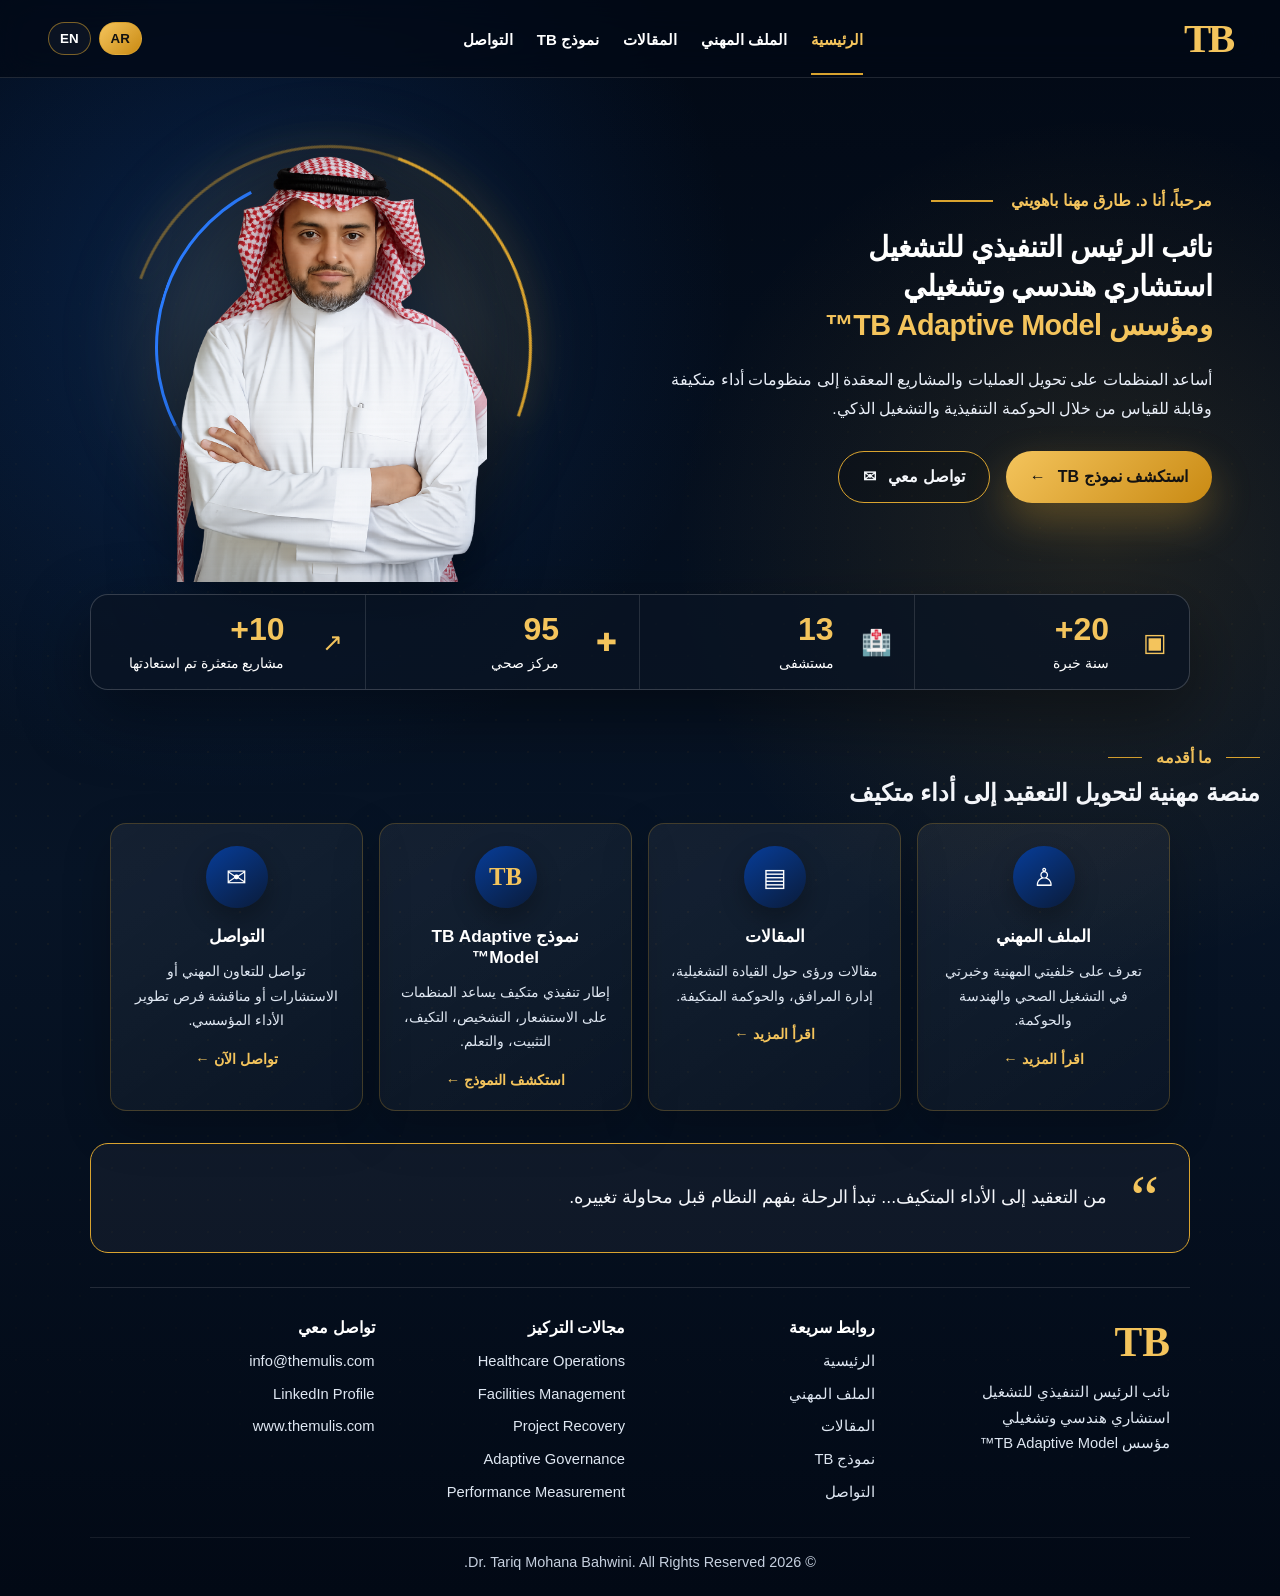
<file: index.html>
<!DOCTYPE html><html lang="ar" dir="rtl"><head><meta charset="UTF-8"/><meta name="viewport" content="width=device-width, initial-scale=1.0"/><title>Dr. Tariq Mohana Bahwini | TB Adaptive Model</title><link rel="stylesheet" href="styles.css"/></head><body><main class="site-shell">
<header class="navbar">
  <a class="logo" href="index.html">TB</a>
  <button class="menu-btn" aria-label="Open Menu">☰</button>
  <nav class="nav-links"><a class=active href="index.html" data-i18n="navHome"></a><a  href="about.html" data-i18n="navProfile"></a><a  href="articles.html" data-i18n="navArticles"></a><a  href="tb-model.html" data-i18n="navModel"></a><a  href="contact.html" data-i18n="navContact"></a></nav>
  <div class="lang"><button data-lang-btn="ar">AR</button><button data-lang-btn="en">EN</button></div>
</header>
<section id="home" class="hero"><div class="hero-content"><p class="hello" data-i18n="hello"></p><h1 data-i18n="heroTitle"></h1><p class="hero-text" data-i18n="heroText"></p><div class="hero-actions"><a href="tb-model.html" class="btn primary" data-i18n="explore"></a><a href="contact.html" class="btn secondary" data-i18n="contactMe"></a></div></div><div class="portrait-area"><div class="orbit orbit-one"></div><div class="orbit orbit-two"></div><div class="portrait-card"><img src="assets/portrait.png" alt="Dr. Tariq Mohana Bahwini" onerror="this.style.display='none'; this.parentElement.classList.add('no-image')" /><div class="portrait-fallback">TB</div></div></div></section>
<section class="stats"><article><span class="stat-icon">▣</span><strong>20+</strong><p data-i18n="stat1"></p></article><article><span class="stat-icon">🏥</span><strong>13</strong><p data-i18n="stat2"></p></article><article><span class="stat-icon">✚</span><strong>95</strong><p data-i18n="stat3"></p></article><article><span class="stat-icon">↗</span><strong>10+</strong><p data-i18n="stat4"></p></article></section>
<section class="section-title"><p data-i18n="what"></p><h2 data-i18n="platform"></h2></section>
<section class="cards"><a class="card" href="about.html"><div class="card-icon">♙</div><h3 data-i18n="profileTitle"></h3><p data-i18n="profileDesc"></p><b data-i18n="readMore"></b></a><a class="card" href="articles.html"><div class="card-icon">▤</div><h3 data-i18n="articlesTitle"></h3><p data-i18n="articlesDesc"></p><b data-i18n="readMore"></b></a><a class="card" href="tb-model.html"><div class="card-icon tb">TB</div><h3 data-i18n="modelTitle"></h3><p data-i18n="modelDesc"></p><b data-i18n="exploreModel"></b></a><a class="card" href="contact.html"><div class="card-icon">✉</div><h3 data-i18n="contactTitle"></h3><p data-i18n="contactDesc"></p><b data-i18n="getTouch"></b></a></section>
<section class="quote"><span>“</span><p data-i18n="quote"></p></section>
<footer class="footer">
  <div class="footer-brand"><div class="footer-logo">TB</div><p data-i18n="footerBio"></p></div>
  <div><h4 data-i18n="footerQuick"></h4><a href="index.html" data-i18n="navHome"></a><a href="about.html" data-i18n="navProfile"></a><a href="articles.html" data-i18n="navArticles"></a><a href="tb-model.html" data-i18n="navModel"></a><a href="contact.html" data-i18n="navContact"></a></div>
  <div><h4 data-i18n="footerFocus"></h4><a>Healthcare Operations</a><a>Facilities Management</a><a>Project Recovery</a><a>Adaptive Governance</a><a>Performance Measurement</a></div>
  <div><h4 data-i18n="footerContact"></h4><a href="mailto:info@themulis.com">info@themulis.com</a><a href="https://www.linkedin.com/in/tariq-bahwini" target="_blank" rel="noreferrer">LinkedIn Profile</a><a href="https://www.themulis.com">www.themulis.com</a></div>
</footer>
<div class="copyright">© 2026 Dr. Tariq Mohana Bahwini. All Rights Reserved.</div>
</main><script src="script.js"></script></body></html>
</file>
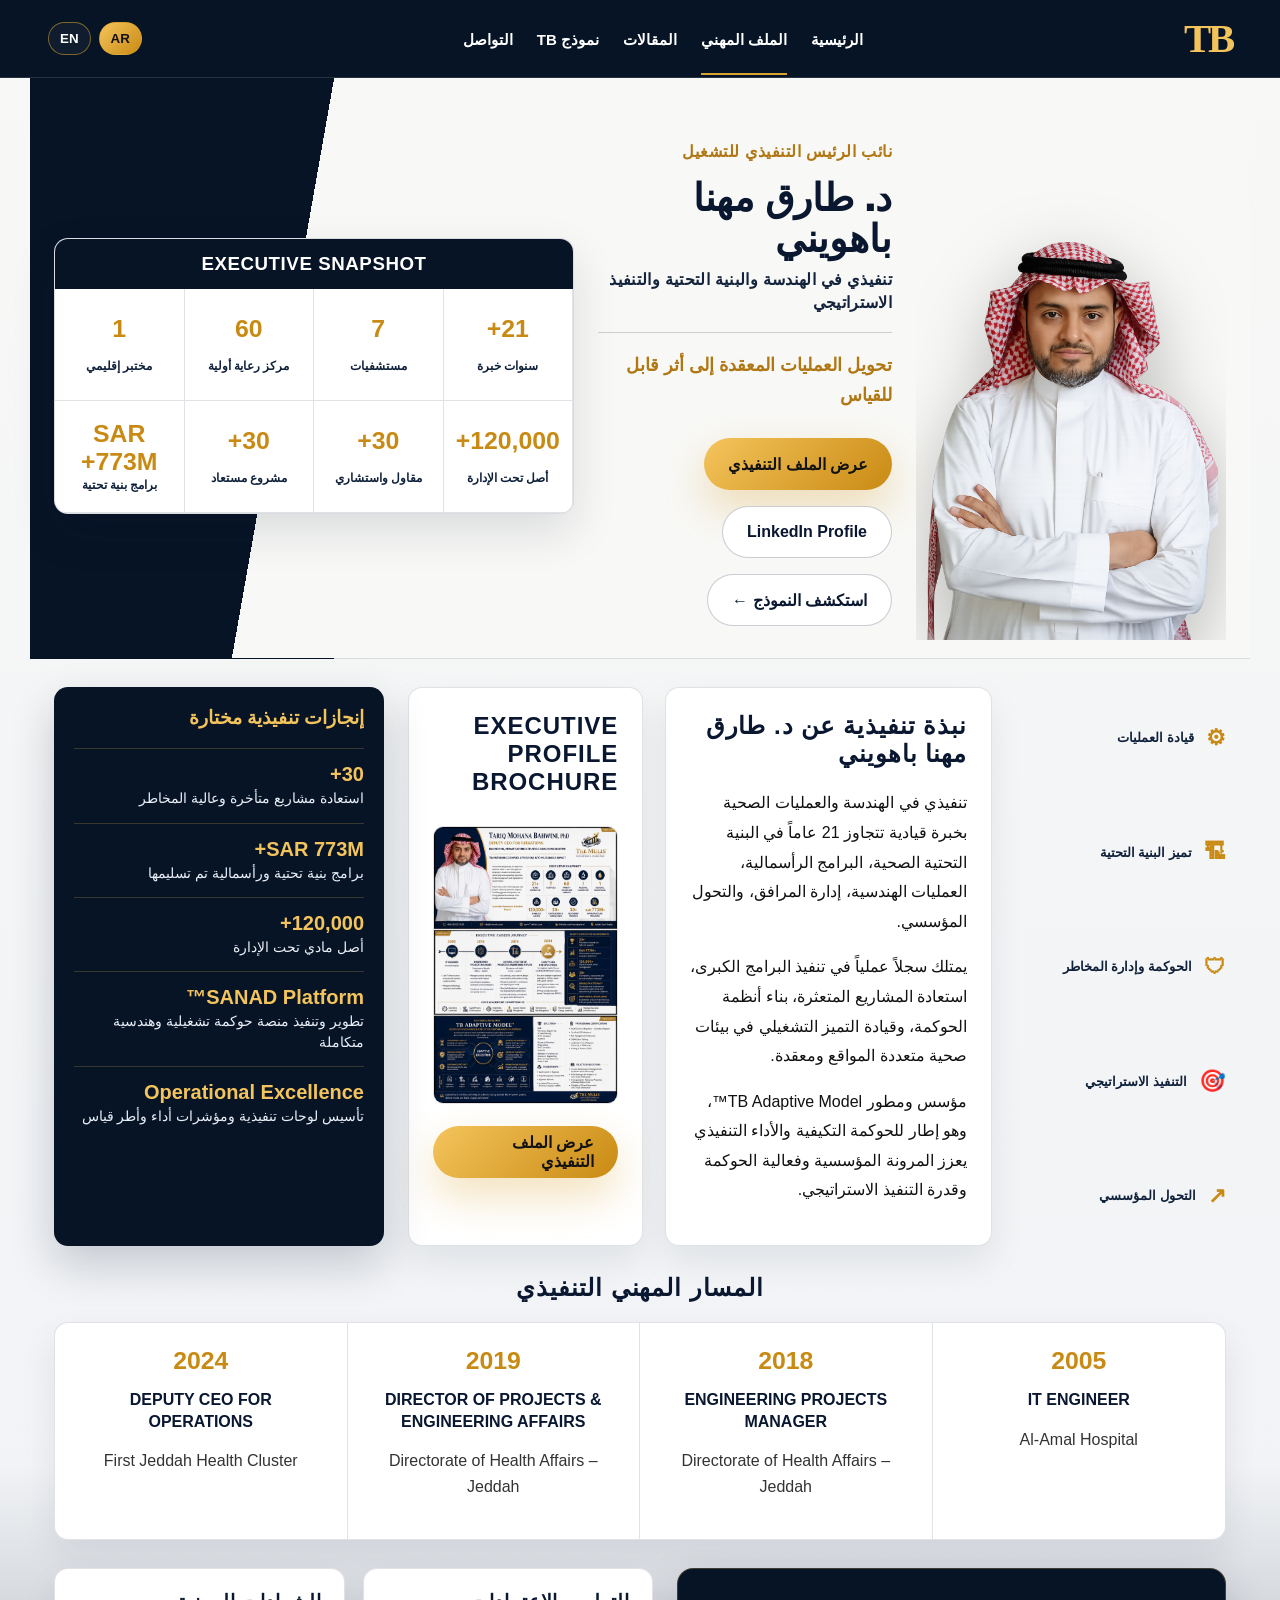
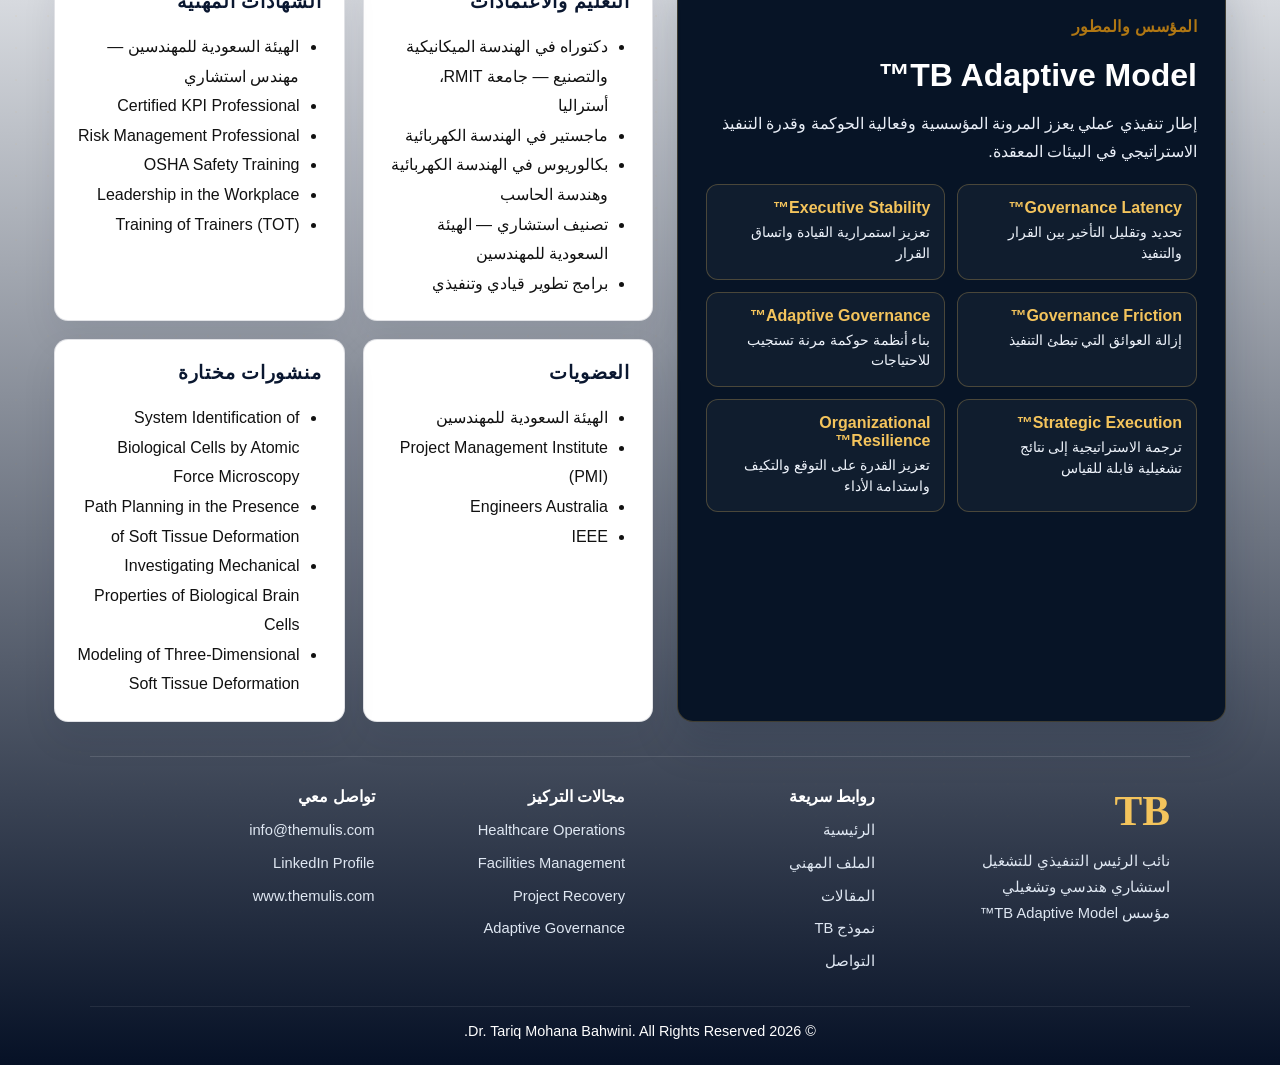
<file: about.html>
<!DOCTYPE html>
<html lang="ar" dir="rtl">
<head>
  <meta charset="UTF-8"/>
  <meta name="viewport" content="width=device-width, initial-scale=1.0"/>
  <title>Professional Profile | Dr. Tariq Bahwini</title>
  <meta name="description" content="Executive professional profile of Dr. Tariq Mohana Bahwini, Deputy CEO for Operations and founder of TB Adaptive Model."/>
  <link rel="stylesheet" href="styles.css"/>
</head>
<body>
<main class="site-shell profile-page">
<header class="navbar"><a class="logo" href="index.html">TB</a><button class="menu-btn" aria-label="Open Menu">☰</button><nav class="nav-links"><a href="index.html" data-i18n="navHome"></a><a class="active" href="about.html" data-i18n="navProfile"></a><a href="articles.html" data-i18n="navArticles"></a><a href="tb-model.html" data-i18n="navModel"></a><a href="contact.html" data-i18n="navContact"></a></nav><div class="lang"><button data-lang-btn="ar">AR</button><button data-lang-btn="en">EN</button></div></header>

<section class="cv-hero">
  <div class="cv-portrait-wrap"><img src="assets/portrait.png" alt="Dr. Tariq Mohana Bahwini"/></div>
  <div class="cv-hero-text">
    <p class="eyebrow" data-i18n="cvRoleSmall"></p>
    <h1 data-i18n="cvName"></h1>
    <h2 data-i18n="cvHeroTitle"></h2>
    <p class="impact" data-i18n="cvImpact"></p>
    <div class="hero-actions">
      <a class="btn primary" href="assets/executive-profile-brochure.jpeg" target="_blank" data-i18n="viewProfileBrochure"></a>
      <a class="btn secondary" href="https://www.linkedin.com/in/tariq-bahwini" target="_blank" rel="noreferrer" data-i18n="linkedinProfile"></a>
      <a class="btn secondary" href="tb-model.html" data-i18n="exploreModel"></a>
    </div>
  </div>
  <div class="snapshot-panel">
    <h3 data-i18n="executiveSnapshot"></h3>
    <div class="snapshot-grid">
      <article><b>21+</b><span data-i18n="snapYears"></span></article>
      <article><b>7</b><span data-i18n="snapHospitals"></span></article>
      <article><b>60</b><span data-i18n="snapPHC"></span></article>
      <article><b>1</b><span data-i18n="snapLab"></span></article>
      <article><b>120,000+</b><span data-i18n="snapAssets"></span></article>
      <article><b>30+</b><span data-i18n="snapContractors"></span></article>
      <article><b>30+</b><span data-i18n="snapRecovered"></span></article>
      <article><b>SAR 773M+</b><span data-i18n="snapInfra"></span></article>
    </div>
  </div>
</section>

<section class="profile-layout">
  <aside class="side-competencies">
    <div><span>⚙</span><p data-i18n="sideOps"></p></div>
    <div><span>🏗</span><p data-i18n="sideInfra"></p></div>
    <div><span>🛡</span><p data-i18n="sideGovernance"></p></div>
    <div><span>🎯</span><p data-i18n="sideStrategic"></p></div>
    <div><span>↗</span><p data-i18n="sideTransformation"></p></div>
  </aside>

  <section class="profile-main">
    <div class="profile-card about-summary">
      <h2 data-i18n="aboutTariq"></h2>
      <p data-i18n="aboutP1"></p>
      <p data-i18n="aboutP2"></p>
      <p data-i18n="aboutP3"></p>
    </div>
    <div class="profile-card brochure-card">
      <h2 data-i18n="executiveProfileBrochure"></h2>
      <img src="assets/executive-profile-brochure.jpeg" alt="Executive Profile Brochure"/>
      <a class="btn primary" href="assets/executive-profile-brochure.jpeg" target="_blank" data-i18n="viewProfileBrochure"></a>
    </div>
  </section>

  <aside class="achievement-panel">
    <h3 data-i18n="selectedAchievements"></h3>
    <div class="achievement"><b>30+</b><span data-i18n="achRecovered"></span></div>
    <div class="achievement"><b>SAR 773M+</b><span data-i18n="achInfra"></span></div>
    <div class="achievement"><b>120,000+</b><span data-i18n="achAssets"></span></div>
    <div class="achievement"><b>SANAD Platform™</b><span data-i18n="achSanad"></span></div>
    <div class="achievement"><b>Operational Excellence</b><span data-i18n="achOperational"></span></div>
  </aside>
</section>

<section class="career-section">
  <h2 data-i18n="careerJourney"></h2>
  <div class="career-line">
    <article><b>2005</b><span>IT Engineer</span><p>Al-Amal Hospital</p></article>
    <article><b>2018</b><span>Engineering Projects Manager</span><p>Directorate of Health Affairs – Jeddah</p></article>
    <article><b>2019</b><span>Director of Projects & Engineering Affairs</span><p>Directorate of Health Affairs – Jeddah</p></article>
    <article><b>2024</b><span>Deputy CEO for Operations</span><p>First Jeddah Health Cluster</p></article>
  </div>
</section>

<section class="tb-profile-section">
  <div class="tb-core-card">
    <p class="eyebrow" data-i18n="founderDeveloper"></p>
    <h2>TB Adaptive Model™</h2>
    <p data-i18n="tbProfileDesc"></p>
    <div class="tb-concepts">
      <article><b>Governance Latency™</b><span data-i18n="tbLatency"></span></article>
      <article><b>Executive Stability™</b><span data-i18n="tbStability"></span></article>
      <article><b>Governance Friction™</b><span data-i18n="tbFriction"></span></article>
      <article><b>Adaptive Governance™</b><span data-i18n="tbAdaptiveGov"></span></article>
      <article><b>Strategic Execution™</b><span data-i18n="tbExecution"></span></article>
      <article><b>Organizational Resilience™</b><span data-i18n="tbResilience"></span></article>
    </div>
  </div>
  <div class="credentials-grid">
    <div class="profile-card"><h3 data-i18n="education"></h3><ul data-i18n="eduList"></ul></div>
    <div class="profile-card"><h3 data-i18n="certifications"></h3><ul data-i18n="certList"></ul></div>
    <div class="profile-card"><h3 data-i18n="memberships"></h3><ul data-i18n="memberList"></ul></div>
    <div class="profile-card"><h3 data-i18n="selectedPublications"></h3><ul data-i18n="publicationList"></ul></div>
  </div>
</section>

<footer class="footer"><div class="footer-brand"><div class="footer-logo">TB</div><p data-i18n="footerBio"></p></div><div><h4 data-i18n="footerQuick"></h4><a href="index.html" data-i18n="navHome"></a><a href="about.html" data-i18n="navProfile"></a><a href="articles.html" data-i18n="navArticles"></a><a href="tb-model.html" data-i18n="navModel"></a><a href="contact.html" data-i18n="navContact"></a></div><div><h4 data-i18n="footerFocus"></h4><a>Healthcare Operations</a><a>Facilities Management</a><a>Project Recovery</a><a>Adaptive Governance</a></div><div><h4 data-i18n="footerContact"></h4><a href="mailto:info@themulis.com">info@themulis.com</a><a href="https://www.linkedin.com/in/tariq-bahwini" target="_blank">LinkedIn Profile</a><a href="https://www.themulis.com">www.themulis.com</a></div></footer>
<div class="copyright">© 2026 Dr. Tariq Mohana Bahwini. All Rights Reserved.</div>
</main><script src="script.js"></script></body></html>
</file>
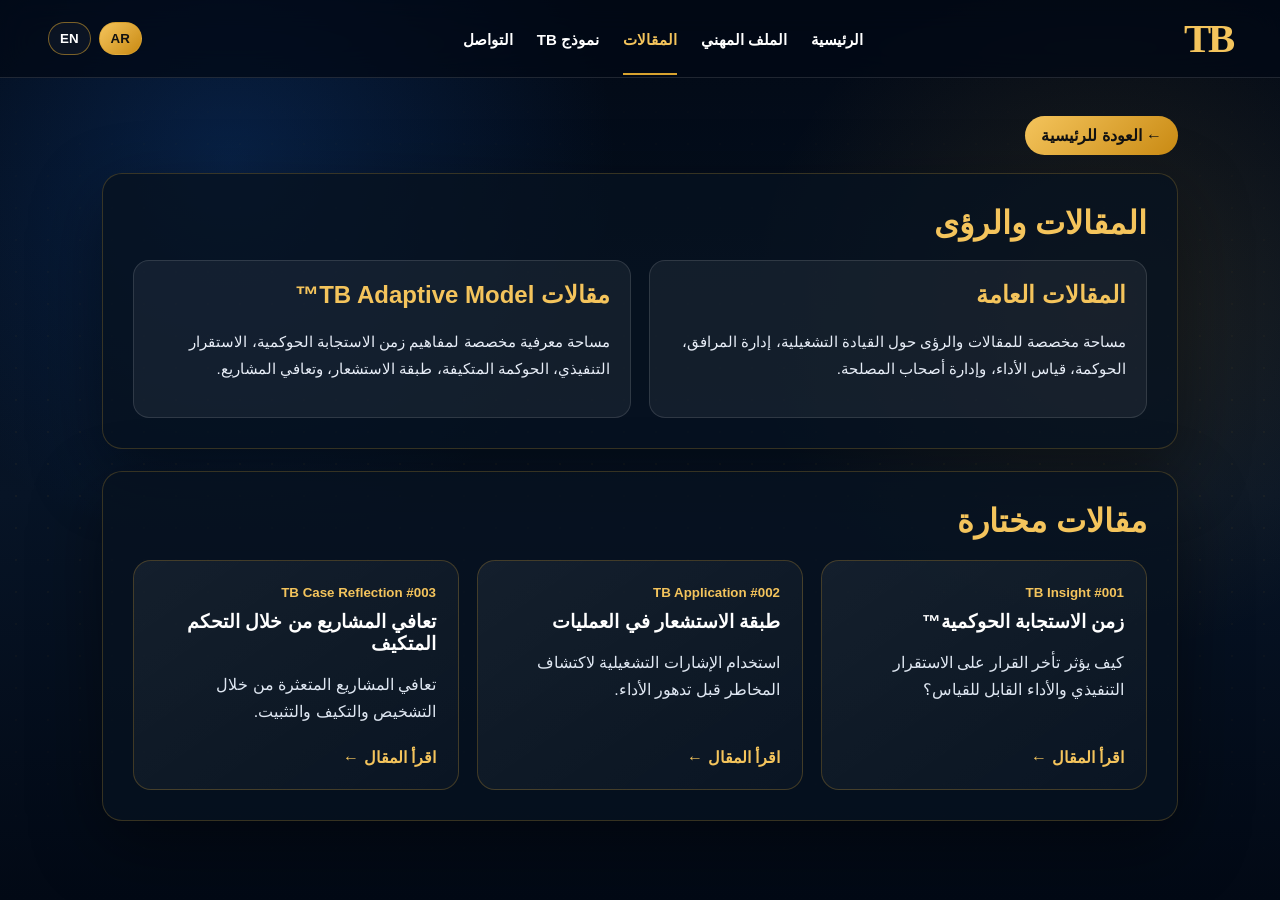
<file: articles.html>
<!DOCTYPE html><html lang="ar" dir="rtl"><head><meta charset="UTF-8"/><meta name="viewport" content="width=device-width, initial-scale=1.0"/><title>Articles | Dr. Tariq Bahwini</title><link rel="stylesheet" href="styles.css"/></head><body><main class="site-shell"><header class="navbar"><a class="logo" href="index.html">TB</a><button class="menu-btn" aria-label="Open Menu">☰</button><nav class="nav-links"><a  href="index.html" data-i18n="navHome"></a><a  href="about.html" data-i18n="navProfile"></a><a class=active href="articles.html" data-i18n="navArticles"></a><a  href="tb-model.html" data-i18n="navModel"></a><a  href="contact.html" data-i18n="navContact"></a></nav><div class="lang"><button data-lang-btn="ar">AR</button><button data-lang-btn="en">EN</button></div></header><section class="inner-page"><a class="back" href="index.html" data-i18n="back"></a><div class="inner-card"><h1 data-i18n="articlesH1"></h1><div class="inner-grid"><div class="info-box"><h2 data-i18n="generalArticles"></h2><p data-i18n="generalArticlesText"></p></div><div class="info-box"><h2 data-i18n="tbArticles"></h2><p data-i18n="tbArticlesText"></p></div></div></div><div class="inner-card"><h1 data-i18n="featuredArticles"></h1><div class="article-index"><article class="article-card"><div><small>TB Insight #001</small><h3 data-i18n="a1Title"></h3><p data-i18n="a1Desc"></p></div><a href="articles/governance-latency.html" data-i18n="readArticle"></a></article><article class="article-card"><div><small>TB Application #002</small><h3 data-i18n="a2Title"></h3><p data-i18n="a2Desc"></p></div><a href="articles/sensing-layer.html" data-i18n="readArticle"></a></article><article class="article-card"><div><small>TB Case Reflection #003</small><h3 data-i18n="a3Title"></h3><p data-i18n="a3Desc"></p></div><a href="articles/project-recovery.html" data-i18n="readArticle"></a></article></div></div></section></main><script src="script.js"></script></body></html>
</file>
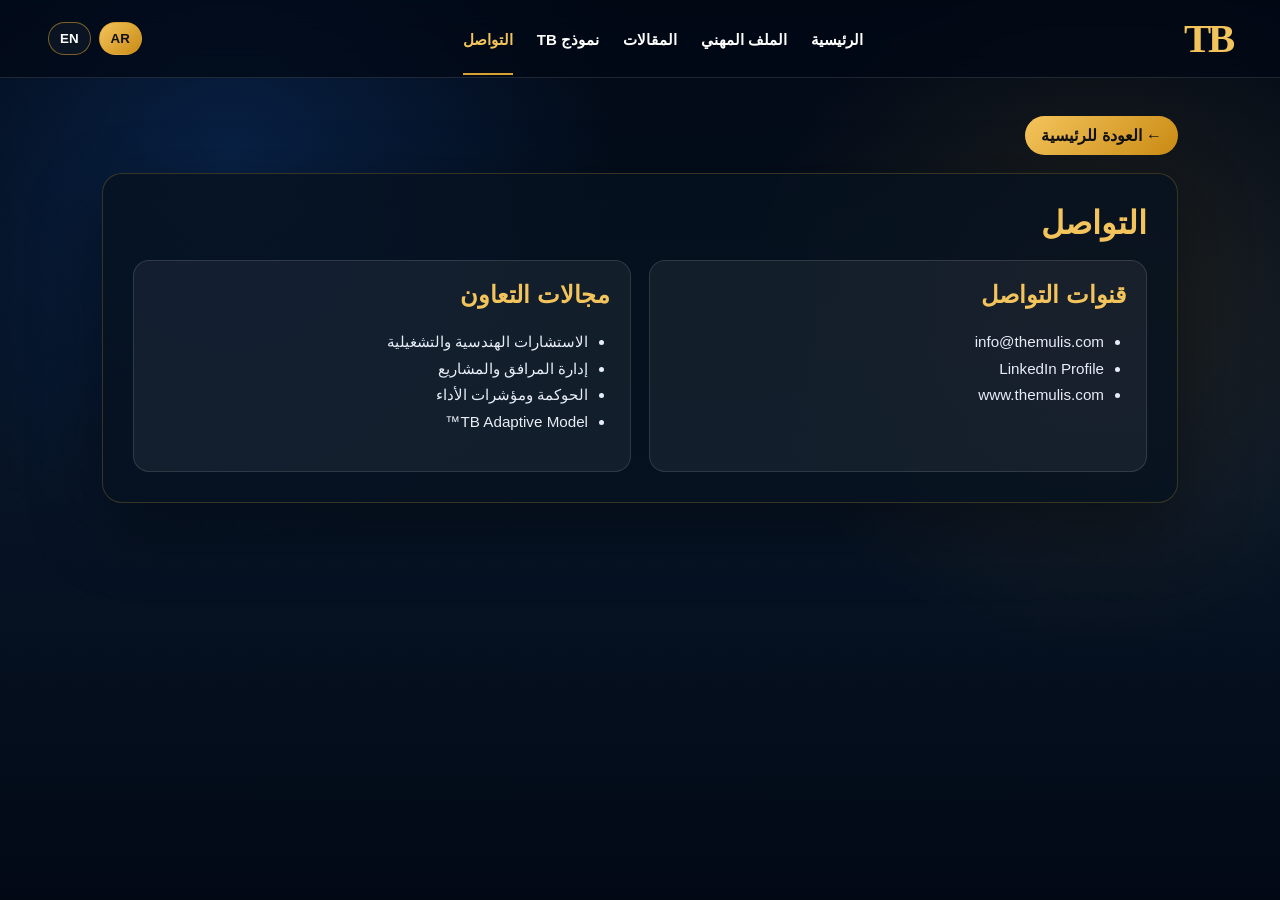
<file: contact.html>
<!DOCTYPE html><html lang="ar" dir="rtl"><head><meta charset="UTF-8"/><meta name="viewport" content="width=device-width, initial-scale=1.0"/><title>Contact | Dr. Tariq Bahwini</title><link rel="stylesheet" href="styles.css"/></head><body><main class="site-shell"><header class="navbar"><a class="logo" href="index.html">TB</a><button class="menu-btn" aria-label="Open Menu">☰</button><nav class="nav-links"><a  href="index.html" data-i18n="navHome"></a><a  href="about.html" data-i18n="navProfile"></a><a  href="articles.html" data-i18n="navArticles"></a><a  href="tb-model.html" data-i18n="navModel"></a><a class=active href="contact.html" data-i18n="navContact"></a></nav><div class="lang"><button data-lang-btn="ar">AR</button><button data-lang-btn="en">EN</button></div></header><section class="inner-page"><a class="back" href="index.html" data-i18n="back"></a><div class="inner-card"><h1 data-i18n="contactH1"></h1><div class="inner-grid"><div class="info-box"><h2 data-i18n="channels"></h2><ul><li><a href="mailto:info@themulis.com">info@themulis.com</a></li><li><a href="https://www.linkedin.com/in/tariq-bahwini" target="_blank" rel="noreferrer">LinkedIn Profile</a></li><li><a href="https://www.themulis.com">www.themulis.com</a></li></ul></div><div class="info-box"><h2 data-i18n="collab"></h2><ul data-i18n="collabList"></ul></div></div></div></section></main><script src="script.js"></script></body></html>
</file>
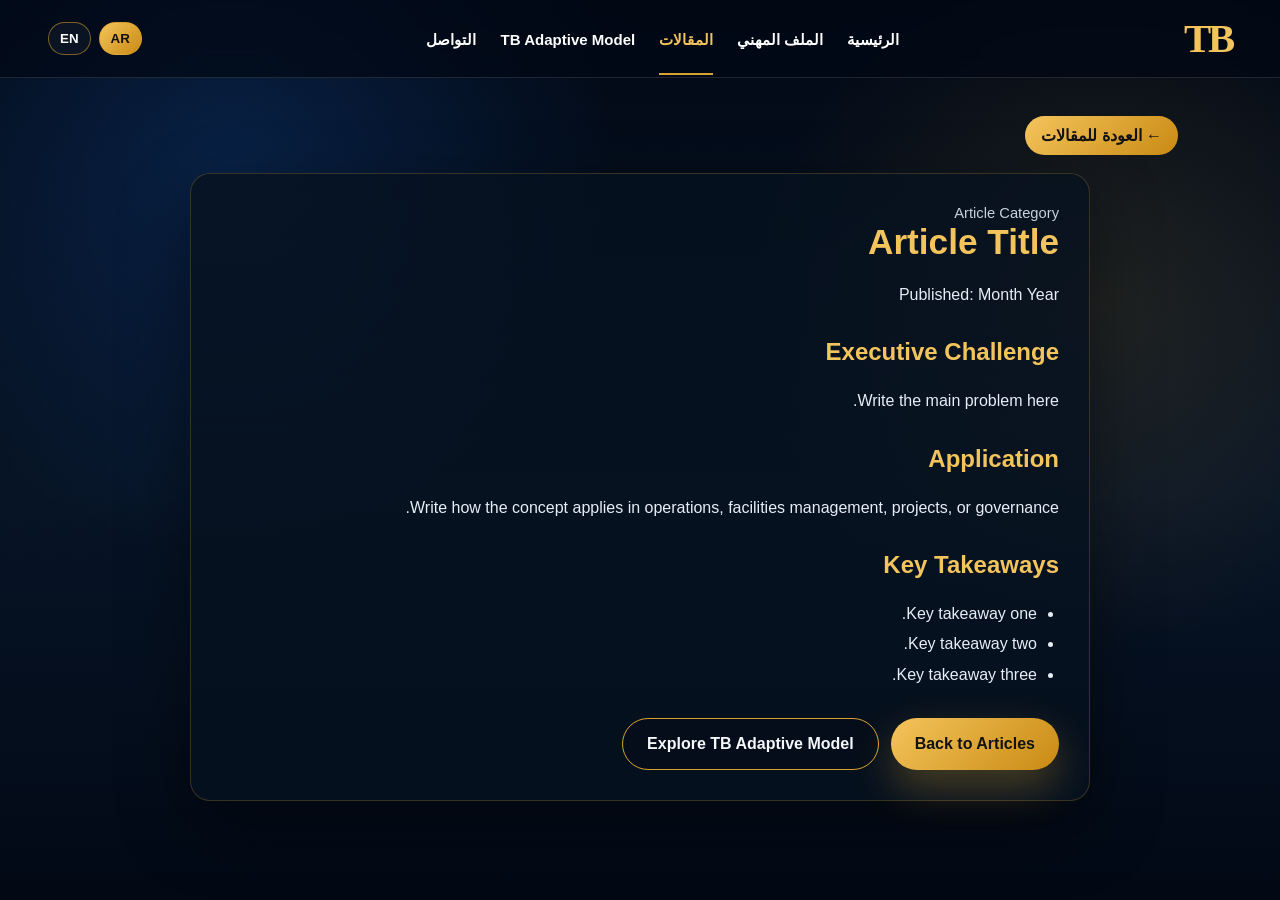
<file: governance-latency.html>
<!DOCTYPE html>
<html lang="ar" dir="rtl">
<head>
  <meta charset="UTF-8"/>
  <meta name="viewport" content="width=device-width, initial-scale=1.0"/>
  <title>Article Title | Dr. Tariq Bahwini</title>
  <link rel="stylesheet" href="../styles.css"/>
</head>
<body>
<main class="site-shell">
<header class="navbar">
  <a class="logo" href="../index.html">TB</a>
  <button class="menu-btn" aria-label="Open Menu">☰</button>
  <nav class="nav-links">
    <a href="../index.html">الرئيسية</a>
    <a href="../about.html">الملف المهني</a>
    <a class="active" href="../articles.html">المقالات</a>
    <a href="../tb-model.html">TB Adaptive Model</a>
    <a href="../contact.html">التواصل</a>
  </nav>
  <div class="lang"><button data-lang-btn="ar">AR</button><button data-lang-btn="en">EN</button></div>
</header>

<section class="inner-page">
  <a class="back" href="../articles.html">← العودة للمقالات</a>

  <article class="inner-card article-body">
    <small class="article-meta">Article Category</small>
    <h1>Article Title</h1>
    <p class="article-meta">Published: Month Year</p>

    <h2>Executive Challenge</h2>
    <p>Write the main problem here.</p>

    <h2>Application</h2>
    <p>Write how the concept applies in operations, facilities management, projects, or governance.</p>

    <h2>Key Takeaways</h2>
    <ul>
      <li>Key takeaway one.</li>
      <li>Key takeaway two.</li>
      <li>Key takeaway three.</li>
    </ul>

    <div class="article-actions">
      <a class="btn primary" href="../articles.html">Back to Articles</a>
      <a class="btn secondary" href="../tb-model.html">Explore TB Adaptive Model</a>
    </div>
  </article>
</section>
</main>
<script src="../script.js"></script>
</body>
</html>
</file>
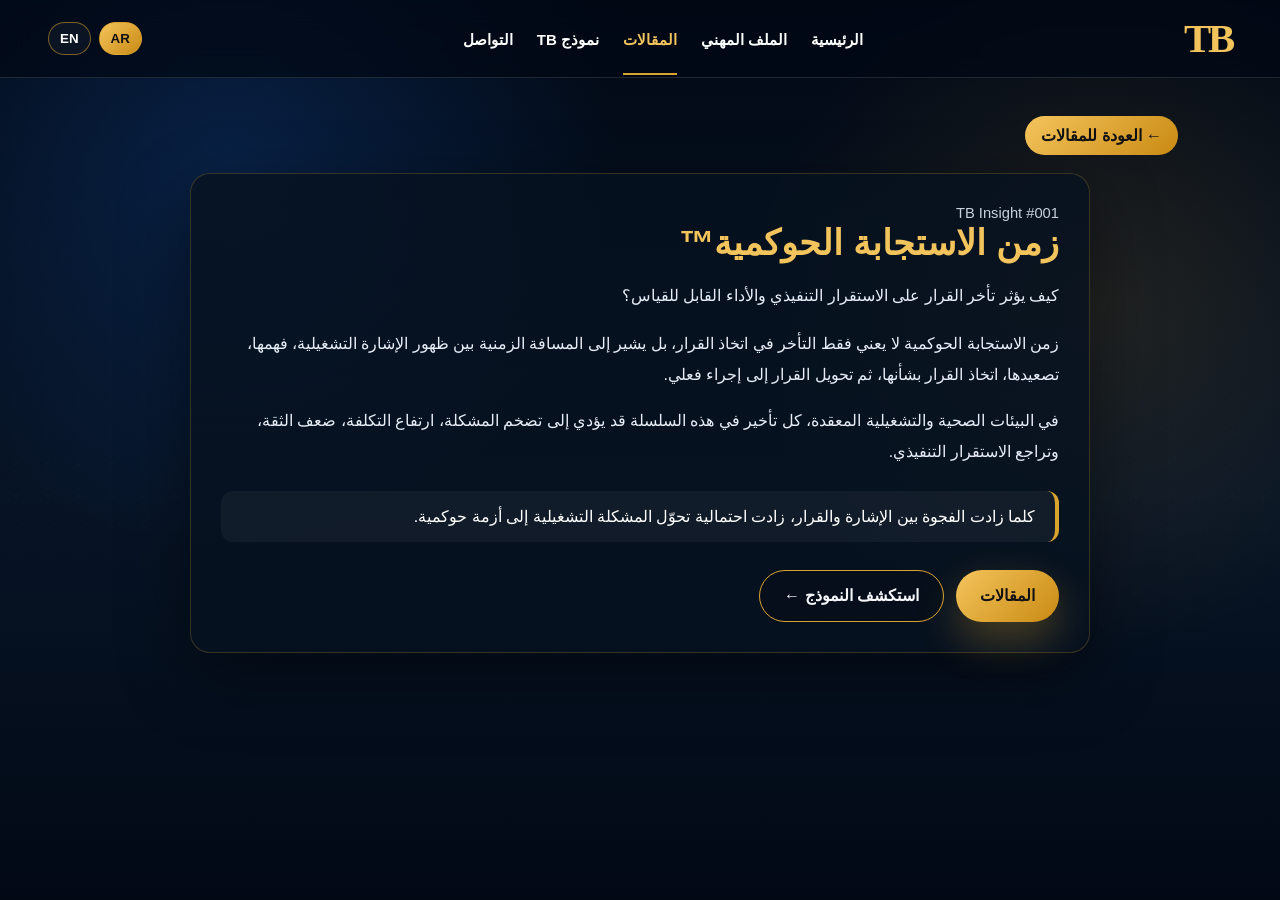
<file: project-recovery.html>
<!DOCTYPE html><html lang="ar" dir="rtl"><head><meta charset="UTF-8"/><meta name="viewport" content="width=device-width, initial-scale=1.0"/><title>Article | Dr. Tariq Bahwini</title><link rel="stylesheet" href="../styles.css"/></head><body><main class="site-shell"><header class="navbar"><a class="logo" href="../index.html">TB</a><button class="menu-btn" aria-label="Open Menu">☰</button><nav class="nav-links"><a href="../index.html" data-i18n="navHome"></a><a href="../about.html" data-i18n="navProfile"></a><a class="active" href="../articles.html" data-i18n="navArticles"></a><a href="../tb-model.html" data-i18n="navModel"></a><a href="../contact.html" data-i18n="navContact"></a></nav><div class="lang"><button data-lang-btn="ar">AR</button><button data-lang-btn="en">EN</button></div></header><section class="inner-page"><a class="back" href="../articles.html" data-i18n="articleBack"></a><article class="inner-card article-body"><small class="article-meta">TB Insight #001</small><h1 data-i18n="govTitle"></h1><p class="article-meta" data-i18n="govSubtitle"></p><div data-i18n="govBody"></div><div class="article-actions"><a class="btn primary" href="../articles.html" data-i18n="navArticles"></a><a class="btn secondary" href="../tb-model.html" data-i18n="exploreModel"></a></div></article></section></main><script src="../script.js"></script></body></html>
</file>
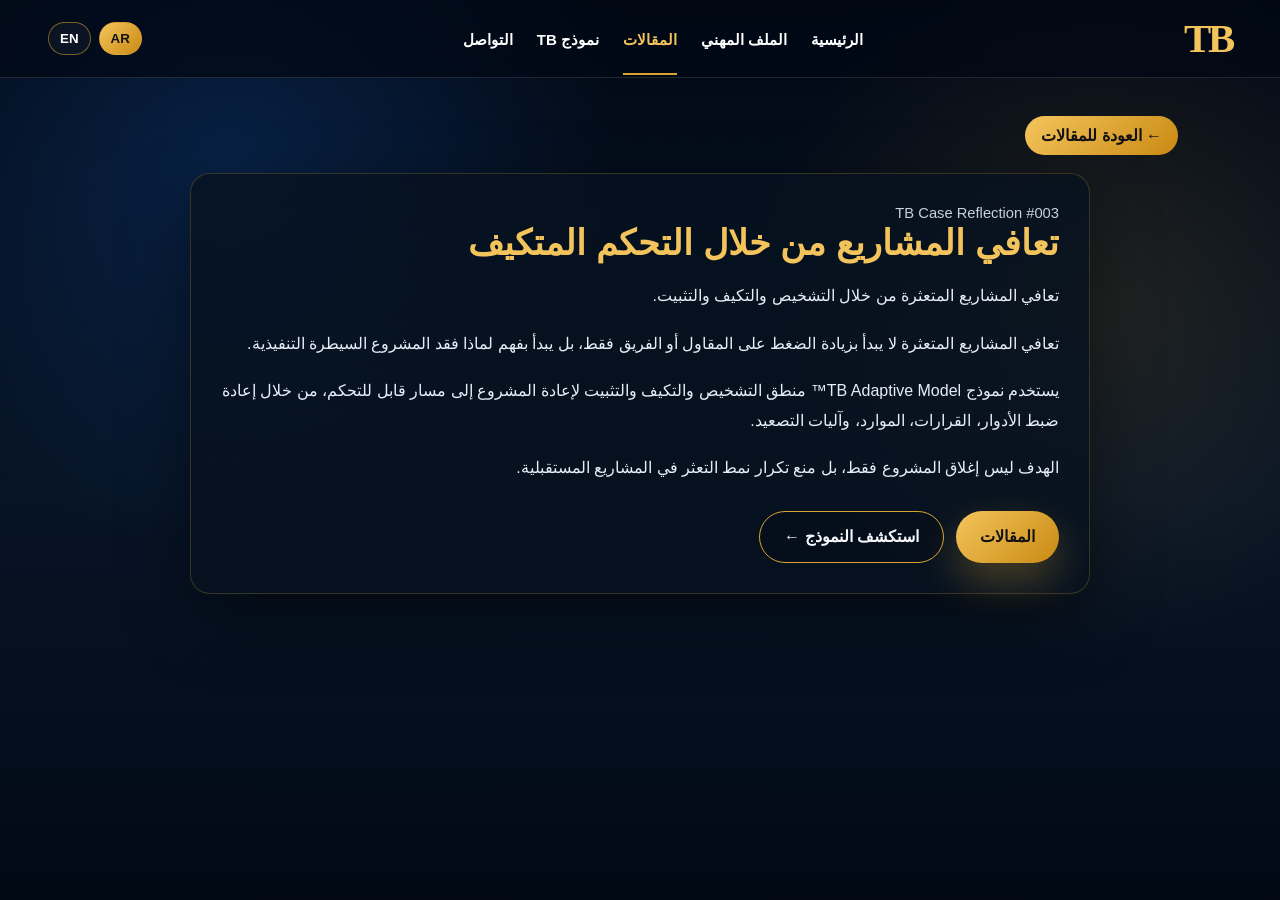
<file: sensing-layer.html>
<!DOCTYPE html><html lang="ar" dir="rtl"><head><meta charset="UTF-8"/><meta name="viewport" content="width=device-width, initial-scale=1.0"/><title>Article | Dr. Tariq Bahwini</title><link rel="stylesheet" href="../styles.css"/></head><body><main class="site-shell"><header class="navbar"><a class="logo" href="../index.html">TB</a><button class="menu-btn" aria-label="Open Menu">☰</button><nav class="nav-links"><a href="../index.html" data-i18n="navHome"></a><a href="../about.html" data-i18n="navProfile"></a><a class="active" href="../articles.html" data-i18n="navArticles"></a><a href="../tb-model.html" data-i18n="navModel"></a><a href="../contact.html" data-i18n="navContact"></a></nav><div class="lang"><button data-lang-btn="ar">AR</button><button data-lang-btn="en">EN</button></div></header><section class="inner-page"><a class="back" href="../articles.html" data-i18n="articleBack"></a><article class="inner-card article-body"><small class="article-meta">TB Case Reflection #003</small><h1 data-i18n="recTitle"></h1><p class="article-meta" data-i18n="recSubtitle"></p><div data-i18n="recBody"></div><div class="article-actions"><a class="btn primary" href="../articles.html" data-i18n="navArticles"></a><a class="btn secondary" href="../tb-model.html" data-i18n="exploreModel"></a></div></article></section></main><script src="../script.js"></script></body></html>
</file>
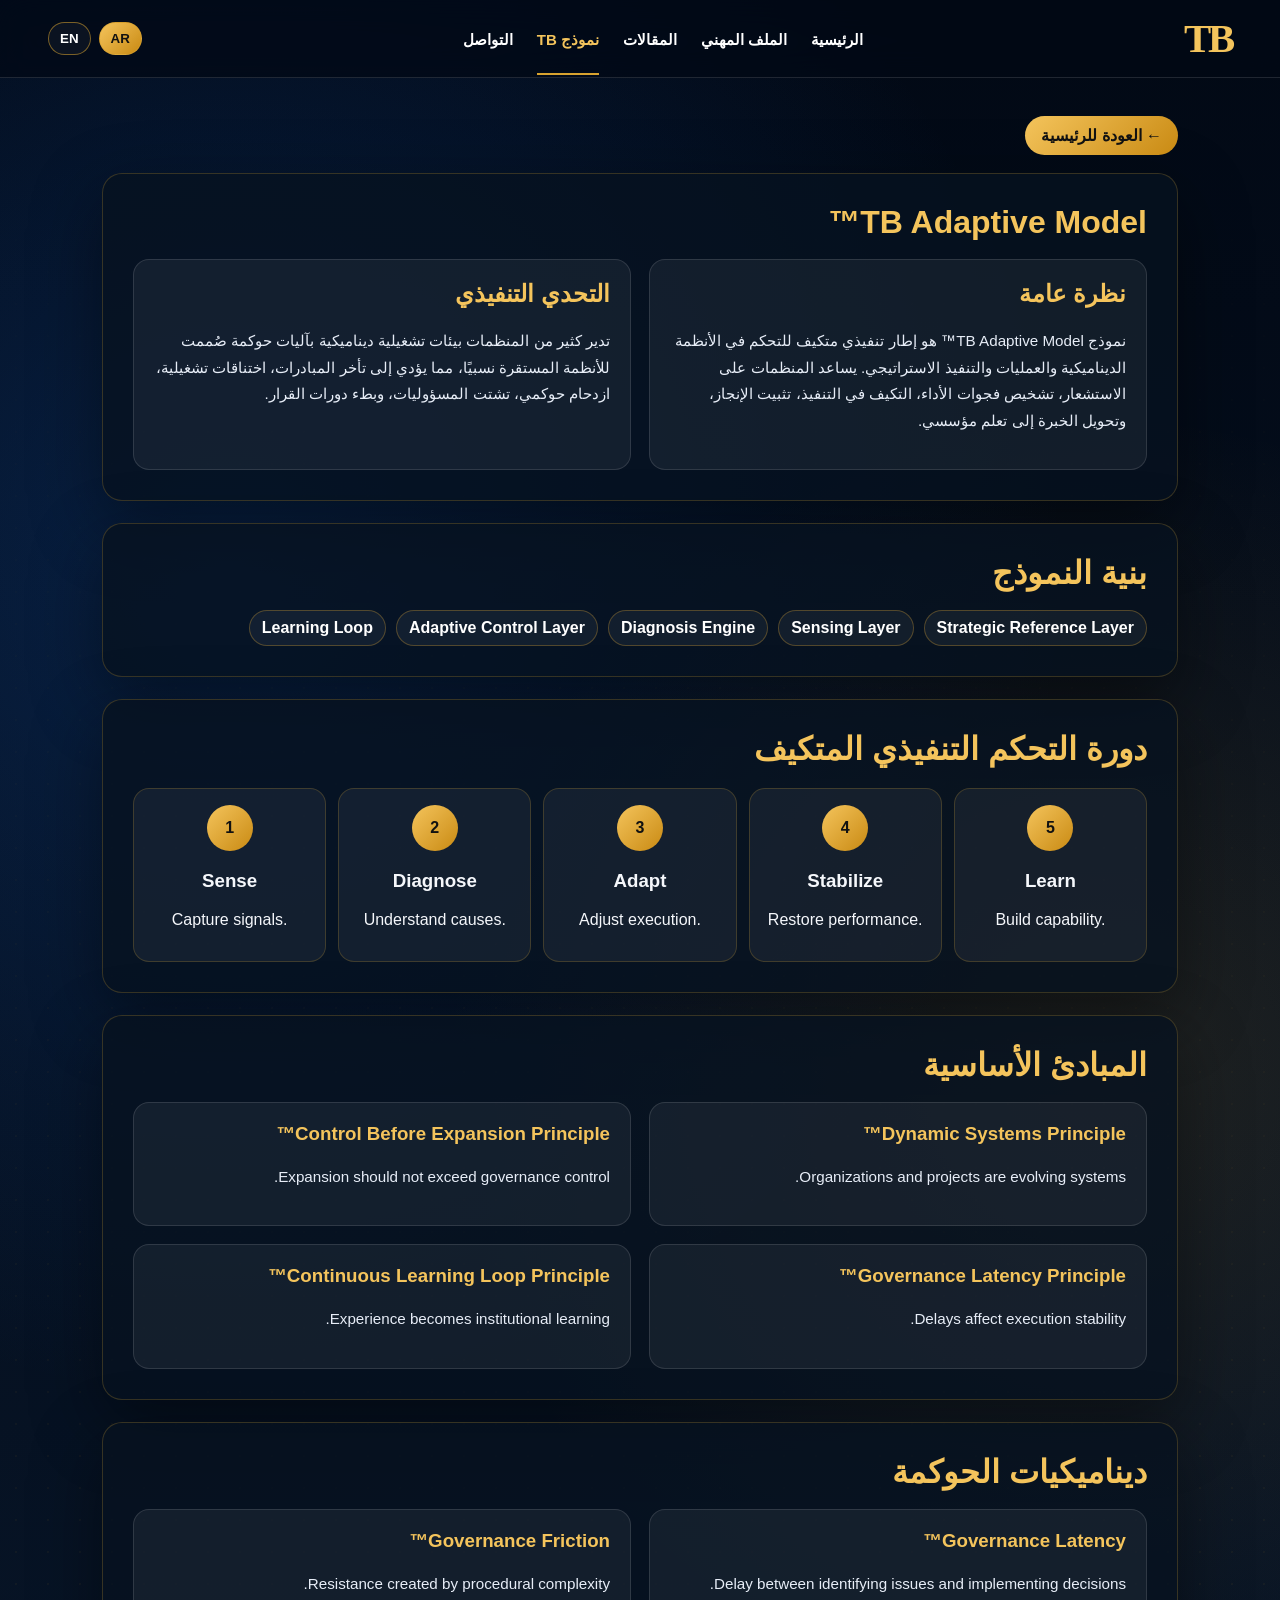
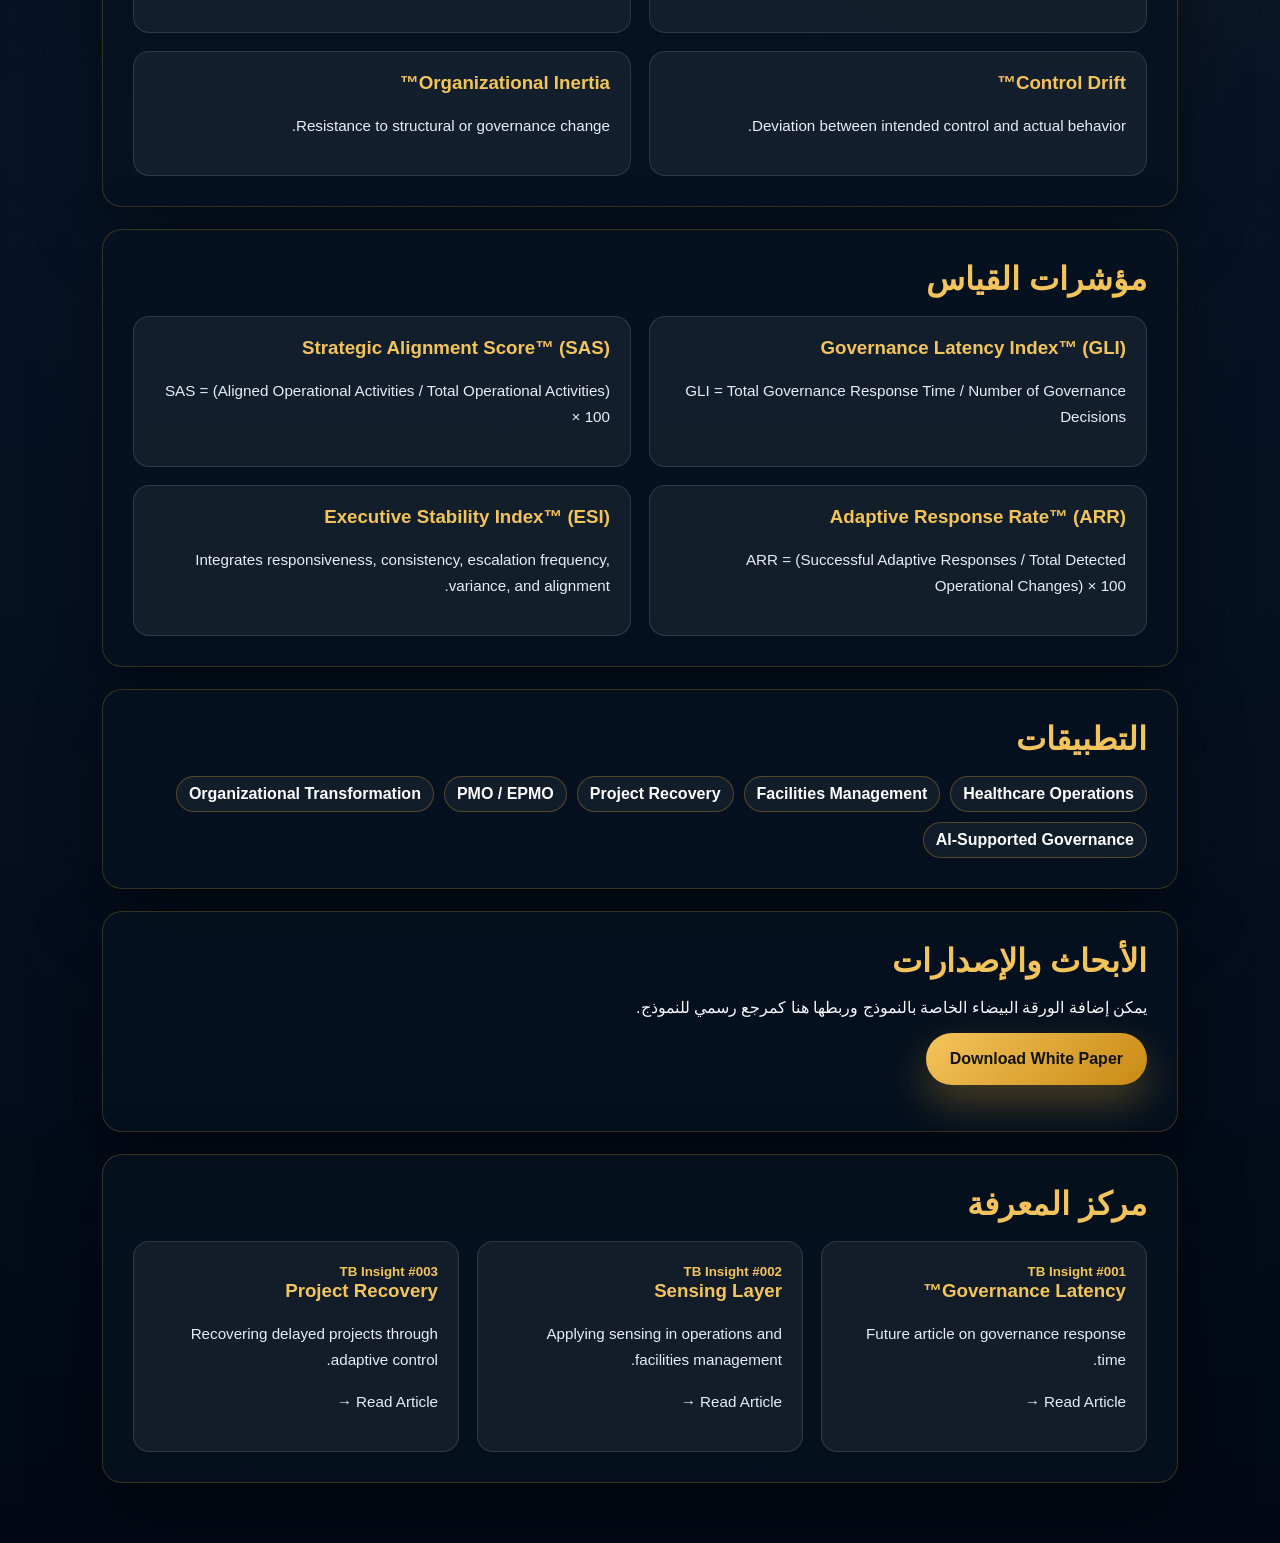
<file: tb-model.html>
<!DOCTYPE html><html lang="ar" dir="rtl"><head><meta charset="UTF-8"/><meta name="viewport" content="width=device-width, initial-scale=1.0"/><title>TB Adaptive Model | Dr. Tariq Bahwini</title><link rel="stylesheet" href="styles.css"/></head><body><main class="site-shell">
<header class="navbar">
  <a class="logo" href="index.html">TB</a>
  <button class="menu-btn" aria-label="Open Menu">☰</button>
  <nav class="nav-links"><a  href="index.html" data-i18n="navHome"></a><a  href="about.html" data-i18n="navProfile"></a><a  href="articles.html" data-i18n="navArticles"></a><a class=active href="tb-model.html" data-i18n="navModel"></a><a  href="contact.html" data-i18n="navContact"></a></nav>
  <div class="lang"><button data-lang-btn="ar">AR</button><button data-lang-btn="en">EN</button></div>
</header><section class="inner-page"><a class="back" href="index.html" data-i18n="back"></a><div class="inner-card"><h1>TB Adaptive Model™</h1><div class="inner-grid"><div class="info-box"><h2 data-i18n="modelOverview"></h2><p data-i18n="modelOverviewText"></p></div><div class="info-box"><h2 data-i18n="execChallenge"></h2><p data-i18n="execChallengeText"></p></div></div></div><div class="inner-card"><h1 data-i18n="framework"></h1><div class="badges"><span class="badge">Strategic Reference Layer</span><span class="badge">Sensing Layer</span><span class="badge">Diagnosis Engine</span><span class="badge">Adaptive Control Layer</span><span class="badge">Learning Loop</span></div></div><div class="inner-card"><h1 data-i18n="cycle"></h1><div class="process" dir="ltr"><article><strong>1</strong><h3>Sense</h3><p>Capture signals.</p></article><article><strong>2</strong><h3>Diagnose</h3><p>Understand causes.</p></article><article><strong>3</strong><h3>Adapt</h3><p>Adjust execution.</p></article><article><strong>4</strong><h3>Stabilize</h3><p>Restore performance.</p></article><article><strong>5</strong><h3>Learn</h3><p>Build capability.</p></article></div></div><div class="inner-card"><h1 data-i18n="principles"></h1><div class="inner-grid"><div class="info-box"><h3>Dynamic Systems Principle™</h3><p>Organizations and projects are evolving systems.</p></div><div class="info-box"><h3>Control Before Expansion Principle™</h3><p>Expansion should not exceed governance control.</p></div><div class="info-box"><h3>Governance Latency Principle™</h3><p>Delays affect execution stability.</p></div><div class="info-box"><h3>Continuous Learning Loop Principle™</h3><p>Experience becomes institutional learning.</p></div></div></div><div class="inner-card"><h1 data-i18n="governance"></h1><div class="inner-grid"><div class="info-box"><h3>Governance Latency™</h3><p>Delay between identifying issues and implementing decisions.</p></div><div class="info-box"><h3>Governance Friction™</h3><p>Resistance created by procedural complexity.</p></div><div class="info-box"><h3>Control Drift™</h3><p>Deviation between intended control and actual behavior.</p></div><div class="info-box"><h3>Organizational Inertia™</h3><p>Resistance to structural or governance change.</p></div></div></div><div class="inner-card"><h1 data-i18n="indicators"></h1><div class="inner-grid"><div class="info-box"><h3>Governance Latency Index™ (GLI)</h3><p>GLI = Total Governance Response Time / Number of Governance Decisions</p></div><div class="info-box"><h3>Strategic Alignment Score™ (SAS)</h3><p>SAS = (Aligned Operational Activities / Total Operational Activities) × 100</p></div><div class="info-box"><h3>Adaptive Response Rate™ (ARR)</h3><p>ARR = (Successful Adaptive Responses / Total Detected Operational Changes) × 100</p></div><div class="info-box"><h3>Executive Stability Index™ (ESI)</h3><p>Integrates responsiveness, consistency, escalation frequency, variance, and alignment.</p></div></div></div><div class="inner-card"><h1 data-i18n="applications"></h1><div class="badges"><span class="badge">Healthcare Operations</span><span class="badge">Facilities Management</span><span class="badge">Project Recovery</span><span class="badge">PMO / EPMO</span><span class="badge">Organizational Transformation</span><span class="badge">AI-Supported Governance</span></div></div><div class="inner-card"><h1 data-i18n="publications"></h1><p data-i18n="publicationsText"></p><p><a class="btn primary" href="documents/TB_Adaptive_Model_White_Paper_v2_2.docx" download>Download White Paper</a></p></div><div class="inner-card"><h1 data-i18n="knowledge"></h1><div class="article-list">
      <div class="info-box"><small>TB Insight #001</small><h3>Governance Latency™</h3><p>Future article on governance response time.</p><p><a href="articles/governance-latency.html">Read Article →</a></p></div>
      <div class="info-box"><small>TB Insight #002</small><h3>Sensing Layer</h3><p>Applying sensing in operations and facilities management.</p><p><a href="articles/sensing-layer.html">Read Article →</a></p></div>
      <div class="info-box"><small>TB Insight #003</small><h3>Project Recovery</h3><p>Recovering delayed projects through adaptive control.</p><p><a href="articles/project-recovery.html">Read Article →</a></p></div>
    </div></div></section></main><script src="script.js"></script></body></html>
</file>
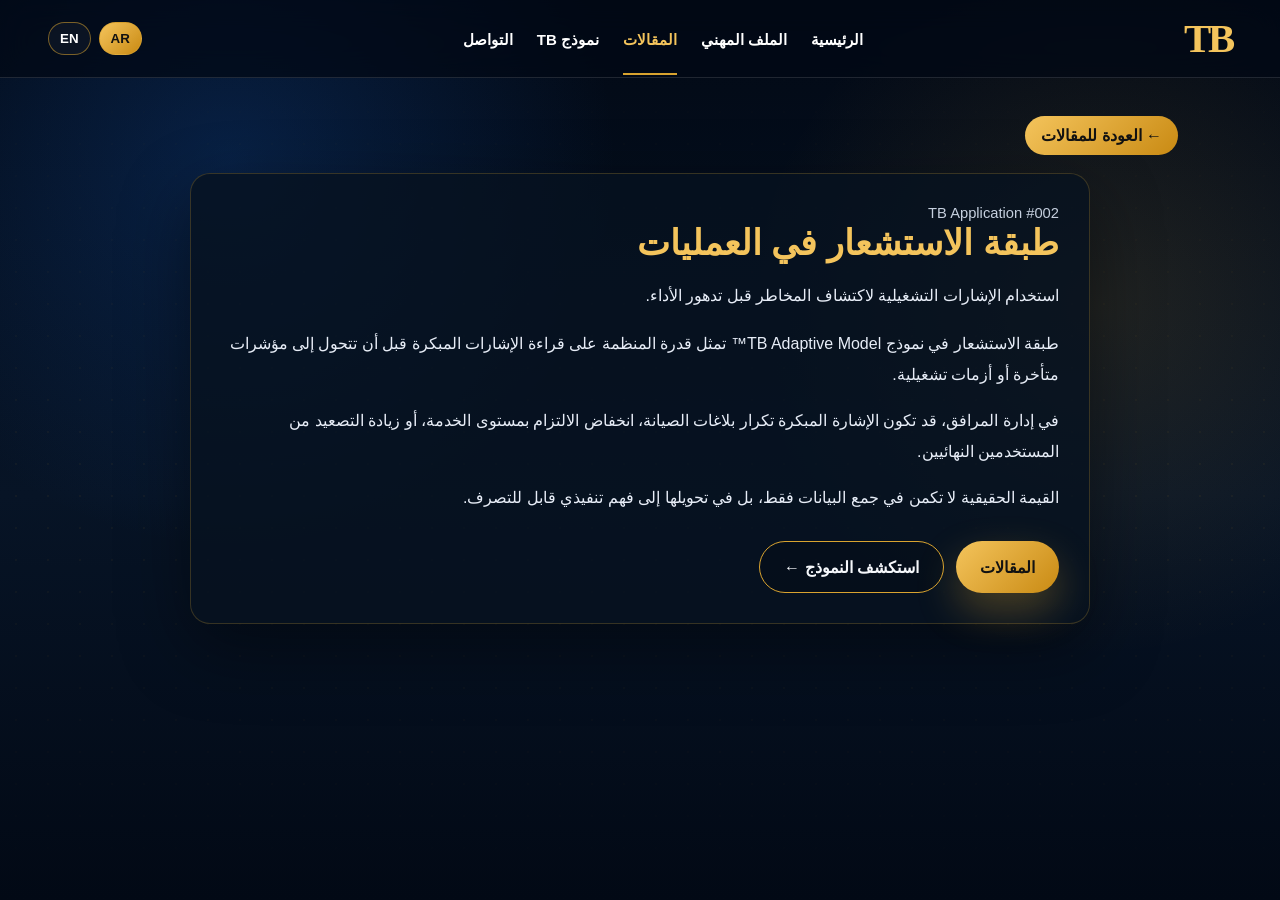
<file: articles/sensing-layer.html>
<!DOCTYPE html><html lang="ar" dir="rtl"><head><meta charset="UTF-8"/><meta name="viewport" content="width=device-width, initial-scale=1.0"/><title>Article | Dr. Tariq Bahwini</title><link rel="stylesheet" href="../styles.css"/></head><body><main class="site-shell"><header class="navbar"><a class="logo" href="../index.html">TB</a><button class="menu-btn" aria-label="Open Menu">☰</button><nav class="nav-links"><a href="../index.html" data-i18n="navHome"></a><a href="../about.html" data-i18n="navProfile"></a><a class="active" href="../articles.html" data-i18n="navArticles"></a><a href="../tb-model.html" data-i18n="navModel"></a><a href="../contact.html" data-i18n="navContact"></a></nav><div class="lang"><button data-lang-btn="ar">AR</button><button data-lang-btn="en">EN</button></div></header><section class="inner-page"><a class="back" href="../articles.html" data-i18n="articleBack"></a><article class="inner-card article-body"><small class="article-meta">TB Application #002</small><h1 data-i18n="senseTitle"></h1><p class="article-meta" data-i18n="senseSubtitle"></p><div data-i18n="senseBody"></div><div class="article-actions"><a class="btn primary" href="../articles.html" data-i18n="navArticles"></a><a class="btn secondary" href="../tb-model.html" data-i18n="exploreModel"></a></div></article></section></main><script src="../script.js"></script></body></html>
</file>
<file: styles.css>
/* themulis.com — Bilingual Executive Website | Arabic font preference: Jannat */
:root{
  --bg:#020915;--bg2:#071426;--panel:rgba(7,18,32,.80);--panel2:rgba(255,255,255,.055);
  --gold:#d9a32f;--gold2:#f4c45c;--blue:#0d47a1;--blue2:#2b7cff;
  --text:#f5f7fb;--muted:#c6d0df;--line:rgba(255,255,255,.12);
  --goldline:rgba(217,163,47,.55);--shadow:0 24px 70px rgba(0,0,0,.42);
}
*{box-sizing:border-box}
html{scroll-behavior:smooth}
body{
  margin:0;background:var(--bg);color:var(--text);
  font-family:"Jannat","Janna LT","Tajawal","Noto Kufi Arabic","Segoe UI",Tahoma,Arial,sans-serif;
  overflow-x:hidden;
}
html[lang="en"] body{font-family:"Inter","Segoe UI",Arial,sans-serif}
html[dir="ltr"] .rtl-only{display:none}
html[dir="rtl"] .ltr-only{display:none}
a{text-decoration:none;color:inherit}
.site-shell{
  min-height:100vh;
  background:
    radial-gradient(circle at 18% 18%,rgba(21,91,190,.26),transparent 30%),
    radial-gradient(circle at 86% 34%,rgba(217,163,47,.13),transparent 28%),
    linear-gradient(180deg,#020915 0%,#071426 55%,#020915 100%);
  position:relative;
}
.site-shell:before{
  content:"";position:absolute;inset:0;pointer-events:none;
  background-image:radial-gradient(rgba(217,163,47,.12) 1px,transparent 1px);
  background-size:32px 32px;mask-image:linear-gradient(to bottom,transparent 0%,black 55%,transparent 100%);opacity:.45
}
.navbar{
  position:relative;z-index:10;min-height:78px;padding:0 48px;display:grid;
  grid-template-columns:auto 1fr auto;align-items:center;gap:28px;border-bottom:1px solid var(--line);
  background:rgba(2,9,21,.72);backdrop-filter:blur(16px)
}
.logo{color:var(--gold2);font-family:Georgia,"Times New Roman",serif;font-size:2.55rem;font-weight:900;letter-spacing:-.08em}
.nav-links{display:flex;justify-content:center;align-items:center;gap:24px}
.nav-links a{color:#fff;font-weight:700;font-size:.94rem;padding:28px 0 24px;border-bottom:2px solid transparent}
.nav-links a.active,.nav-links a:hover{color:var(--gold2);border-bottom-color:var(--gold)}
.lang{display:flex;align-items:center;gap:8px;color:#fff;font-weight:900}
.lang button{
  border:1px solid var(--goldline);background:rgba(255,255,255,.04);color:#fff;border-radius:999px;
  padding:8px 11px;cursor:pointer;font-weight:900
}
.lang button.active{background:linear-gradient(135deg,#f4c45c,#c98a13);color:#111}
.menu-btn{display:none}
.hero{
  position:relative;z-index:2;max-width:1200px;margin:0 auto;padding:34px 28px 16px;
  display:grid;grid-template-columns:1fr .9fr;gap:38px;align-items:center;min-height:500px
}
.hello{display:inline-flex;align-items:center;gap:18px;color:var(--gold2);font-weight:800;margin:0 0 18px}
.hello:after{content:"";display:inline-block;width:62px;height:2px;background:var(--gold)}
.hero h1{margin:0;color:#fff;font-size:clamp(1.65rem,2.25vw,2.55rem);line-height:1.35;letter-spacing:-.02em;font-weight:900}
.hero h1 span{color:var(--gold2)}
.hero-text{max-width:620px;margin:20px 0 0;color:#e9eef7;line-height:1.85;font-size:.98rem}
.hero-actions{display:flex;gap:16px;flex-wrap:wrap;margin-top:28px}
.btn{min-height:52px;padding:0 24px;border-radius:999px;display:inline-flex;align-items:center;justify-content:center;gap:12px;font-weight:900}
.btn.primary{background:linear-gradient(135deg,#f4c45c,#c98a13);color:#121212;box-shadow:0 18px 42px rgba(217,163,47,.32)}
.btn.secondary{border:1px solid var(--gold);background:rgba(0,0,0,.16)}
.portrait-area{position:relative;min-height:470px;display:grid;place-items:center;isolation:isolate}
.portrait-area:before{
  content:"";position:absolute;width:430px;height:430px;border-radius:50%;
  background:radial-gradient(circle,rgba(43,124,255,.28) 0%,rgba(217,163,47,.16) 45%,transparent 75%);
  filter:blur(34px);z-index:-3
}
.orbit{position:absolute;border-radius:50%;pointer-events:none}
.orbit-one{width:405px;height:405px;border:3px solid transparent;border-right-color:var(--gold);border-top-color:rgba(217,163,47,.45);transform:rotate(-25deg);filter:drop-shadow(0 0 14px rgba(217,163,47,.5))}
.orbit-two{width:350px;height:350px;border:3px solid transparent;border-left-color:var(--blue2);border-bottom-color:rgba(43,124,255,.45);transform:rotate(18deg)}
.portrait-card{position:relative;z-index:2;width:360px;height:470px;display:flex;justify-content:center;align-items:flex-end;overflow:visible}
.portrait-card:after{
  content:"";position:absolute;bottom:20px;width:72%;height:18px;background:rgba(0,0,0,.45);filter:blur(16px);border-radius:50%;z-index:-1
}
.portrait-card img{max-width:100%;max-height:100%;object-fit:contain;object-position:center bottom;filter:drop-shadow(0 28px 34px rgba(0,0,0,.45))}
.portrait-fallback{display:none;width:250px;height:250px;border-radius:50%;border:1px solid var(--goldline);place-items:center;font-family:Georgia,serif;font-size:6rem;color:var(--gold2);background:rgba(255,255,255,.06)}
.no-image .portrait-fallback{display:grid}
.stats{position:relative;z-index:3;max-width:1100px;margin:-4px auto 34px;display:grid;grid-template-columns:repeat(4,1fr);gap:0;border:1px solid rgba(255,255,255,.18);border-radius:18px;background:rgba(9,20,35,.78);box-shadow:var(--shadow);overflow:hidden}
.stats article{min-height:94px;display:grid;grid-template-columns:48px auto;align-items:center;gap:10px;padding:18px 22px;border-inline-start:1px solid rgba(255,255,255,.12)}
.stats article:first-child{border-inline-start:none}.stat-icon{grid-row:span 2;color:var(--gold2);font-size:1.55rem}.stats strong{color:var(--gold2);font-size:2rem;line-height:1}.stats p{margin:0;color:#fff;font-size:.86rem}
.section-title{position:relative;z-index:2;text-align:center;padding:20px 20px 16px}.section-title p{color:var(--gold2);font-weight:900;margin:0;display:inline-flex;align-items:center;gap:14px}.section-title p:before,.section-title p:after{content:"";width:34px;height:1px;background:var(--gold)}.section-title h2{margin:12px 0 0;font-size:clamp(1.35rem,1.85vw,1.9rem)}
.cards{position:relative;z-index:2;max-width:1100px;margin:0 auto;padding:0 20px 32px;display:grid;grid-template-columns:repeat(4,1fr);gap:16px}
.card{min-height:238px;padding:22px 20px;border-radius:16px;background:linear-gradient(145deg,rgba(255,255,255,.06),rgba(255,255,255,.025));border:1px solid rgba(217,163,47,.25);box-shadow:0 18px 48px rgba(0,0,0,.24);transition:.25s ease}
.card:hover{transform:translateY(-5px);border-color:var(--gold)}
.card-icon{width:62px;height:62px;border-radius:50%;margin:0 auto 18px;display:grid;place-items:center;background:linear-gradient(145deg,#073d99,#0a1b39);color:#fff;font-size:1.55rem;box-shadow:0 10px 24px rgba(0,0,0,.28)}
.card-icon.tb{color:var(--gold2);font-family:Georgia,serif;font-weight:900}
.card h3{margin:0 0 12px;text-align:center;color:#fff;font-size:1.08rem}
.card p{color:#dfe7f2;line-height:1.75;text-align:center;margin:0 0 18px;font-size:.88rem}
.card b{color:var(--gold2);display:block;text-align:center;font-size:.9rem}
.quote{position:relative;z-index:2;max-width:1100px;margin:0 auto 34px;padding:22px 30px;border:1px solid var(--gold);border-radius:18px;background:rgba(255,255,255,.045);display:flex;align-items:center;gap:24px}.quote span{color:var(--gold2);font-size:4rem;font-family:Georgia,serif;line-height:1}.quote p{margin:0;font-size:1.1rem;line-height:1.75}
.footer{position:relative;z-index:2;max-width:1100px;margin:0 auto;padding:30px 20px 24px;border-top:1px solid var(--line);display:grid;grid-template-columns:1.2fr 1fr 1fr 1.2fr;gap:30px}.footer-logo{color:var(--gold2);font-family:Georgia,serif;font-size:2.6rem;font-weight:900;margin-bottom:14px}.footer p,.footer a{color:#dfe7f2;line-height:1.75;display:block;margin:7px 0;font-size:.92rem}.footer h4{margin:0 0 12px;color:#fff}.copyright{position:relative;z-index:2;max-width:1100px;margin:0 auto;padding:16px 20px 26px;text-align:center;border-top:1px solid rgba(255,255,255,.08);color:var(--muted);font-size:.9rem}
.inner-page{max-width:1120px;margin:0 auto;padding:38px 22px;position:relative;z-index:2}.inner-card{background:var(--panel);border:1px solid rgba(217,163,47,.23);border-radius:20px;padding:30px;box-shadow:var(--shadow);margin-bottom:22px}.inner-card h1{margin:0 0 18px;color:var(--gold2);font-size:2rem}
.inner-grid{display:grid;grid-template-columns:1fr 1fr;gap:18px}.info-box{background:var(--panel2);border:1px solid rgba(255,255,255,.12);border-radius:16px;padding:20px}.info-box h2,.info-box h3{margin-top:0;color:var(--gold2)}.info-box p,.info-box li{color:#e7edf7;line-height:1.75;font-size:.95rem}.back{display:inline-flex;padding:10px 16px;border-radius:999px;color:#111;background:linear-gradient(135deg,#f4c45c,#c98a13);font-weight:900;margin-bottom:18px}
.process{display:grid;grid-template-columns:repeat(5,1fr);gap:12px;margin-top:20px}.process article{background:var(--panel2);border:1px solid rgba(217,163,47,.22);border-radius:16px;padding:16px;text-align:center}.process strong{width:46px;height:46px;display:grid;place-items:center;margin:0 auto 12px;border-radius:50%;color:#111;background:linear-gradient(135deg,#f4c45c,#c98a13)}
.article-list{display:grid;grid-template-columns:repeat(3,1fr);gap:18px}.article-list .info-box small{color:var(--gold2);font-weight:900}.badges{display:flex;flex-wrap:wrap;gap:10px}.badge{border:1px solid rgba(217,163,47,.32);border-radius:999px;padding:8px 12px;background:rgba(255,255,255,.05);color:#fff;font-weight:800}
@media(max-width:980px){.navbar{padding:0 20px;grid-template-columns:auto auto}.menu-btn{display:block;border:1px solid var(--line);background:rgba(255,255,255,.05);color:#fff;border-radius:10px;padding:9px 12px;font-size:1.2rem}.nav-links{display:none;position:absolute;top:78px;left:16px;right:16px;background:rgba(2,9,21,.96);border:1px solid var(--line);border-radius:16px;padding:14px}.nav-links.open{display:grid;gap:4px}.nav-links a{padding:14px}.lang{position:absolute;inset-inline-end:74px}.hero{grid-template-columns:1fr;text-align:center;padding-top:30px}.hello{justify-content:center}.hero-actions{justify-content:center}.portrait-area{min-height:370px}.portrait-card{width:300px;height:370px}.orbit-one{width:315px;height:315px}.orbit-two{width:275px;height:275px}.stats{grid-template-columns:1fr 1fr;margin:10px 20px 30px}.cards{grid-template-columns:1fr 1fr}.footer{grid-template-columns:1fr 1fr}.inner-grid,.process,.article-list{grid-template-columns:1fr}}
@media(max-width:600px){.hero h1{font-size:1.75rem}.hero-text{font-size:.92rem}.stats,.cards,.footer{grid-template-columns:1fr}.stats article{border-inline-start:0;border-bottom:1px solid rgba(255,255,255,.12)}.stats article:last-child{border-bottom:0}.quote{margin:0 20px 30px;padding:20px;display:block;text-align:center}.quote span{font-size:3rem}.quote p{font-size:1rem}.inner-card{padding:22px}.lang{display:none}}


/* === Added: ATS-style professional profile + article system === */
.ats-profile{
  display:grid;
  gap:18px;
}
.ats-header{
  background:linear-gradient(145deg,rgba(255,255,255,.065),rgba(255,255,255,.025));
  border:1px solid rgba(217,163,47,.28);
  border-radius:18px;
  padding:24px;
}
.ats-header h2{
  margin:0 0 8px;
  color:#fff;
  font-size:1.45rem;
}
.ats-header p{
  color:#dfe7f2;
  line-height:1.75;
  margin:.35rem 0;
}
.ats-section{
  background:var(--panel2);
  border:1px solid rgba(255,255,255,.12);
  border-radius:16px;
  padding:20px;
}
.ats-section h3{
  color:var(--gold2);
  margin-top:0;
}
.ats-columns{
  display:grid;
  grid-template-columns:1fr 1fr;
  gap:18px;
}
.ats-section ul{
  margin:0;
  padding-inline-start:20px;
}
.ats-section li{
  color:#e7edf7;
  line-height:1.75;
  font-size:.95rem;
}
.article-index{
  display:grid;
  grid-template-columns:repeat(3,1fr);
  gap:18px;
  margin-top:20px;
}
.article-card{
  background:linear-gradient(145deg,rgba(255,255,255,.06),rgba(255,255,255,.025));
  border:1px solid rgba(217,163,47,.25);
  border-radius:18px;
  padding:22px;
  min-height:230px;
  display:flex;
  flex-direction:column;
  justify-content:space-between;
}
.article-card small{
  color:var(--gold2);
  font-weight:900;
}
.article-card h3{
  color:#fff;
  margin:10px 0;
}
.article-card p{
  color:#dfe7f2;
  line-height:1.7;
}
.article-card a{
  color:var(--gold2);
  font-weight:900;
}
.article-meta{
  color:var(--muted);
  font-size:.92rem;
  margin-bottom:18px;
}
.article-body{
  max-width:900px;
  margin:0 auto;
}
.article-body h1{
  color:var(--gold2);
  font-size:2.2rem;
}
.article-body h2{
  color:var(--gold2);
  margin-top:28px;
}
.article-body p,.article-body li{
  color:#e7edf7;
  line-height:1.9;
  font-size:1rem;
}
.article-body blockquote{
  border-inline-start:4px solid var(--gold);
  margin:24px 0;
  padding:16px 20px;
  background:rgba(255,255,255,.045);
  border-radius:12px;
  color:#fff;
}
.article-actions{
  display:flex;
  gap:12px;
  flex-wrap:wrap;
  margin-top:28px;
}
@media(max-width:980px){
  .ats-columns,.article-index{grid-template-columns:1fr}
}


/* === Full language separation update === */
html[lang="ar"] body,
html[dir="rtl"] body{
  direction: rtl;
  text-align: right;
  font-family:"Jannat","Janna LT","Tajawal","Noto Kufi Arabic","Segoe UI",Tahoma,Arial,sans-serif;
}

html[lang="en"] body,
html[dir="ltr"] body{
  direction: ltr;
  text-align: left;
  font-family:"Inter","Segoe UI",Arial,sans-serif;
}

html[dir="rtl"] .info-box,
html[dir="rtl"] .ats-section,
html[dir="rtl"] .article-card,
html[dir="rtl"] .article-body{
  text-align:right;
  direction:rtl;
}

html[dir="ltr"] .info-box,
html[dir="ltr"] .ats-section,
html[dir="ltr"] .article-card,
html[dir="ltr"] .article-body{
  text-align:left;
  direction:ltr;
}

html[dir="rtl"] ul,
html[dir="rtl"] ol{
  padding-right:22px;
  padding-left:0;
}

html[dir="ltr"] ul,
html[dir="ltr"] ol{
  padding-left:22px;
  padding-right:0;
}

html[dir="rtl"] .hero-content,
html[dir="rtl"] .section-title,
html[dir="rtl"] .card,
html[dir="rtl"] .quote,
html[dir="rtl"] .footer{
  text-align:right;
}

html[dir="ltr"] .hero-content,
html[dir="ltr"] .section-title,
html[dir="ltr"] .card,
html[dir="ltr"] .quote,
html[dir="ltr"] .footer{
  text-align:left;
}

html[dir="rtl"] .card h3,
html[dir="rtl"] .card p,
html[dir="rtl"] .card b{
  text-align:center;
}

html[dir="ltr"] .card h3,
html[dir="ltr"] .card p,
html[dir="ltr"] .card b{
  text-align:center;
}


/* === Version 2.0 Professional Profile Page === */
.profile-page{background:linear-gradient(180deg,#f8f8f6 0%,#f1f3f6 55%,#061126 100%);color:#0a1730}
.profile-page .navbar{background:#071426;color:#fff}.profile-page .nav-links a{color:#fff}.profile-page .site-shell:before{display:none}
.cv-hero{max-width:1220px;margin:0 auto;padding:34px 24px 18px;display:grid;grid-template-columns:310px 1fr 520px;gap:24px;align-items:center;background:linear-gradient(100deg,#071426 0 23%,#f8f8f6 23% 100%);border-bottom:1px solid rgba(7,20,38,.12);position:relative;z-index:2}
.cv-portrait-wrap{align-self:stretch;display:flex;align-items:flex-end;justify-content:center;min-height:420px;overflow:hidden}.cv-portrait-wrap img{max-height:440px;max-width:100%;object-fit:contain;filter:drop-shadow(0 22px 35px rgba(0,0,0,.25))}
.cv-hero-text{padding:14px 0}.cv-hero-text .eyebrow,.tb-profile-section .eyebrow{color:#b07713;font-weight:900;text-transform:uppercase;letter-spacing:.03em}.cv-hero-text h1{font-size:clamp(2rem,3vw,3.15rem);line-height:1.08;margin:8px 0;color:#0a1730;font-weight:950}.cv-hero-text h2{font-size:1rem;line-height:1.45;color:#14233c;text-transform:uppercase;letter-spacing:.02em;margin:0 0 18px}.impact{color:#b07713;font-weight:800;font-size:1.12rem;line-height:1.65;border-top:1px solid rgba(10,23,48,.18);padding-top:18px}.cv-hero .btn.secondary{color:#0a1730;border-color:rgba(10,23,48,.22);background:#fff}
.snapshot-panel{background:#fff;border:1px solid rgba(10,23,48,.15);border-radius:14px;box-shadow:0 18px 45px rgba(10,23,48,.12);overflow:hidden}.snapshot-panel h3{margin:0;background:#071426;color:#fff;text-align:center;padding:14px;text-transform:uppercase;letter-spacing:.03em}.snapshot-grid{display:grid;grid-template-columns:repeat(4,1fr)}.snapshot-grid article{min-height:112px;padding:18px 10px;display:grid;place-items:center;text-align:center;border-inline-start:1px solid rgba(10,23,48,.12);border-bottom:1px solid rgba(10,23,48,.12)}.snapshot-grid b{font-size:1.55rem;color:#c98a13}.snapshot-grid span{font-size:.72rem;font-weight:900;color:#10213b;text-transform:uppercase;line-height:1.35}
.profile-layout{max-width:1220px;margin:0 auto;padding:28px 24px;display:grid;grid-template-columns:210px 1fr 330px;gap:24px;position:relative;z-index:2}.side-competencies{display:grid;gap:14px}.side-competencies div{display:flex;gap:12px;align-items:center;color:#10213b;font-weight:800;font-size:.82rem}.side-competencies span{color:#c98a13;font-size:1.35rem}.profile-main{display:grid;grid-template-columns:1.25fr .9fr;gap:22px}.profile-card{background:#fff;border:1px solid rgba(10,23,48,.12);border-radius:14px;box-shadow:0 16px 35px rgba(10,23,48,.08);padding:24px;color:#10213b}.profile-card h2,.profile-card h3,.career-section h2{margin-top:0;color:#0a1730;text-transform:uppercase;letter-spacing:.04em}.profile-card p,.profile-card li{color:#111;line-height:1.85}.brochure-card{text-align:center}.brochure-card img{width:100%;border-radius:10px;border:1px solid rgba(10,23,48,.12);margin:10px 0 18px}.achievement-panel{background:#071426;color:#fff;border-radius:14px;padding:20px;box-shadow:0 18px 45px rgba(10,23,48,.2)}.achievement-panel h3{color:#f4c45c;margin-top:0;text-transform:uppercase}.achievement{display:grid;grid-template-columns:1fr;gap:2px;border-top:1px solid rgba(244,196,92,.2);padding:14px 0}.achievement b{color:#f4c45c;font-size:1.25rem}.achievement span{color:#e9eef7;line-height:1.45;font-size:.88rem}
.career-section{max-width:1220px;margin:0 auto 28px;padding:0 24px;position:relative;z-index:2}.career-section h2{text-align:center}.career-line{display:grid;grid-template-columns:repeat(4,1fr);gap:0;background:#fff;border:1px solid rgba(10,23,48,.12);border-radius:14px;box-shadow:0 16px 35px rgba(10,23,48,.08);overflow:hidden}.career-line article{padding:24px;text-align:center;min-height:200px;border-inline-start:1px solid rgba(10,23,48,.12)}.career-line article:first-child{border-inline-start:0}.career-line b{display:block;color:#c98a13;font-size:1.55rem;margin-bottom:14px}.career-line span{display:block;color:#0a1730;font-weight:900;text-transform:uppercase;line-height:1.35}.career-line p{color:#333;line-height:1.6}
.tb-profile-section{max-width:1220px;margin:0 auto;padding:0 24px 34px;display:grid;grid-template-columns:1.1fr 1.2fr;gap:24px;position:relative;z-index:2}.tb-core-card{background:#071426;color:#fff;border-radius:16px;padding:28px;border:1px solid rgba(244,196,92,.24);box-shadow:0 18px 45px rgba(10,23,48,.2)}.tb-core-card h2{color:#fff;font-size:2rem;margin:4px 0}.tb-core-card p{color:#e9eef7;line-height:1.75}.tb-concepts{display:grid;grid-template-columns:1fr 1fr;gap:12px;margin-top:18px}.tb-concepts article{border:1px solid rgba(244,196,92,.25);border-radius:12px;padding:14px;background:rgba(255,255,255,.04)}.tb-concepts b{display:block;color:#f4c45c;margin-bottom:6px}.tb-concepts span{font-size:.86rem;line-height:1.5;color:#eef3fb}.credentials-grid{display:grid;grid-template-columns:1fr 1fr;gap:18px}.credentials-grid .profile-card{padding:22px}.credentials-grid ul{margin:0;padding-inline-start:20px}.profile-page .footer,.profile-page .copyright{color:#fff}.profile-page .footer a,.profile-page .footer p{color:#dfe7f2}.profile-page .footer h4{color:#fff}
html[dir="rtl"] .cv-hero{direction:rtl}html[dir="rtl"] .cv-hero-text,html[dir="rtl"] .profile-card,html[dir="rtl"] .achievement-panel{text-align:right}html[dir="ltr"] .cv-hero{direction:ltr}html[dir="ltr"] .cv-hero-text,html[dir="ltr"] .profile-card,html[dir="ltr"] .achievement-panel{text-align:left}
@media(max-width:1100px){.cv-hero{grid-template-columns:260px 1fr}.snapshot-panel{grid-column:1/-1}.profile-layout{grid-template-columns:1fr}.side-competencies{grid-template-columns:repeat(2,1fr)}.profile-main{grid-template-columns:1fr}.tb-profile-section{grid-template-columns:1fr}}
@media(max-width:720px){.cv-hero{grid-template-columns:1fr;background:#f8f8f6;text-align:center}.cv-portrait-wrap{background:#071426;border-radius:0 0 28px 28px;min-height:330px}.cv-portrait-wrap img{max-height:350px}.snapshot-grid{grid-template-columns:repeat(2,1fr)}.career-line{grid-template-columns:1fr}.career-line article{border-inline-start:0;border-top:1px solid rgba(10,23,48,.12)}.tb-concepts,.credentials-grid,.side-competencies{grid-template-columns:1fr}}
</file>
